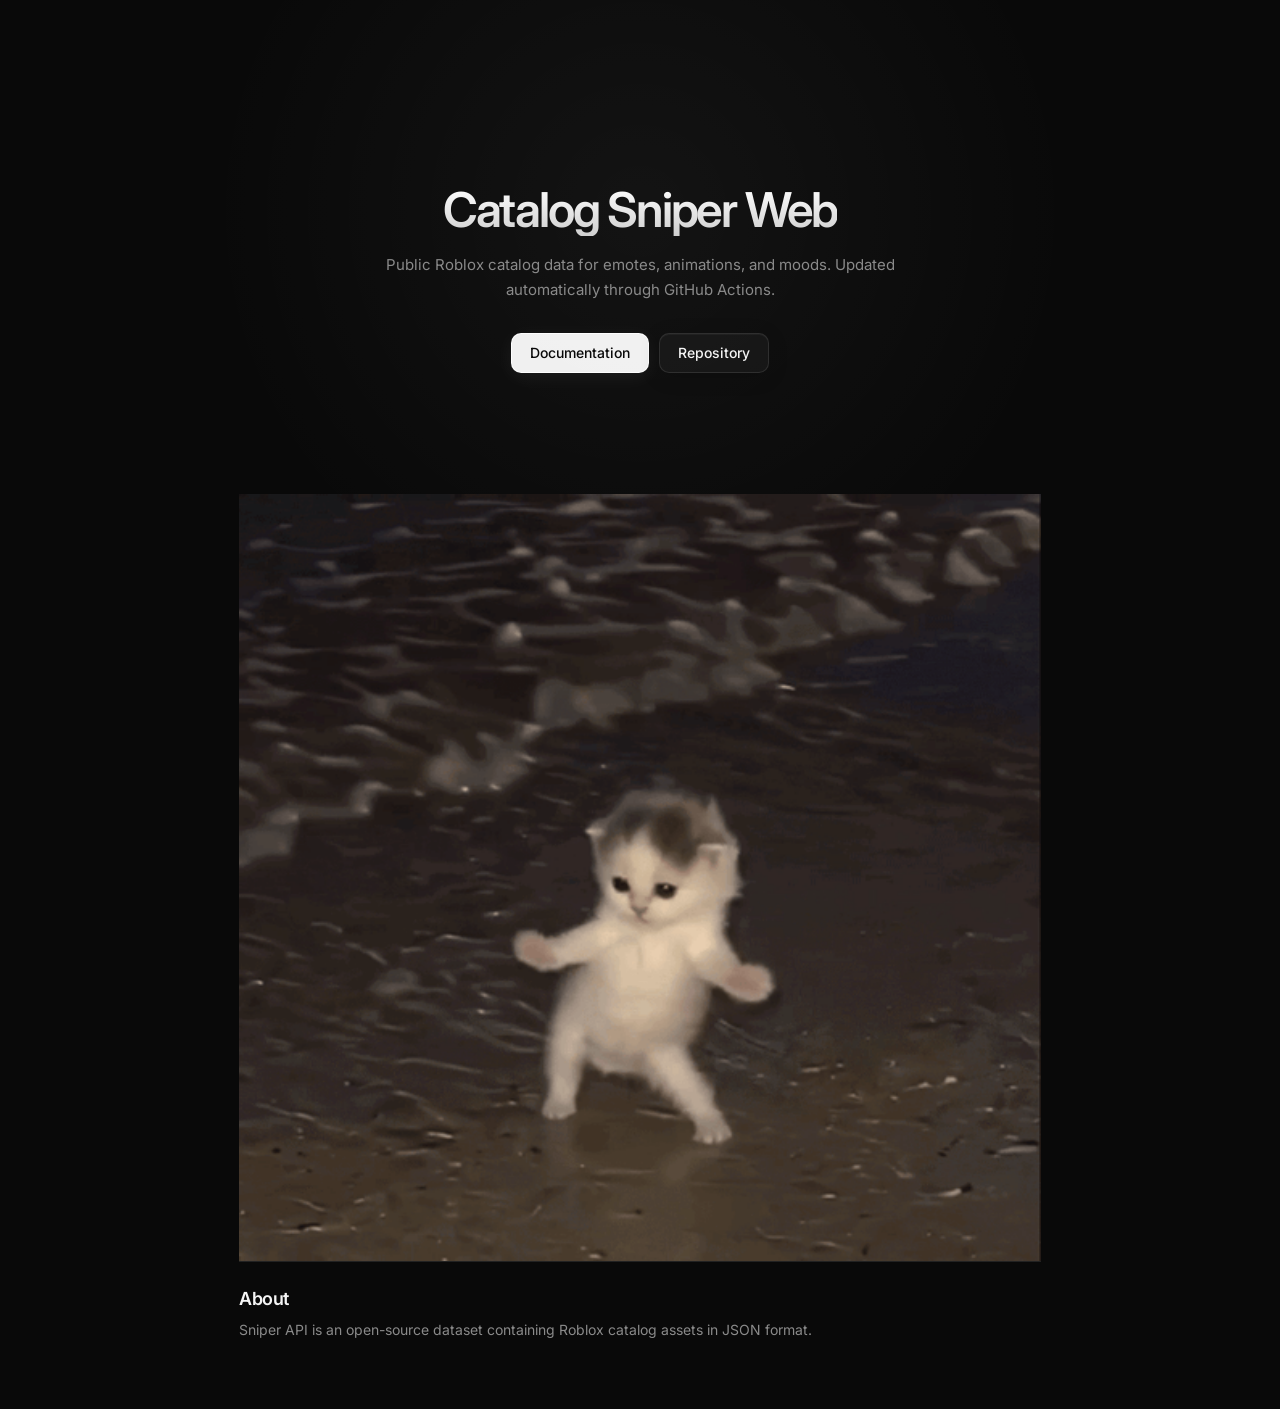
<file: public/index.html>
<!DOCTYPE html>
<html lang="en">
<head>
    <meta charset="UTF-8">
    <meta name="viewport" content="width=device-width, initial-scale=1.0">
    <title>Catalog Sniper</title>
    <link rel="stylesheet" href="style.css">
</head>
<body>
<div class="container">
    <header>
        <h1>Catalog Sniper Web</h1>
        <p>
            Public Roblox catalog data for emotes, animations, and moods.
            Updated automatically through GitHub Actions.
        </p>
        <div class="actions">
            <a class="button primary" href="/docs">Documentation</a>
            <a class="button" href="https://github.com/B4TM4N-0/catalog-sniper" target="_blank" rel="noopener noreferrer">Repository</a>
        </div>
    </header>
    <img src="cat-cat-dance.gif" alt="Dancing cat">
    <section class="info">
        <h2>About</h2>
        <p>
            Sniper API is an open-source dataset containing Roblox catalog
            assets in JSON format.
        </p>
    </section>
</div>
</body>
</html>
</file>
<file: public/style.css>
@import url('https://fonts.googleapis.com/css2?family=Inter:wght@400;500;600&family=JetBrains+Mono:wght@400;500&display=swap');

:root {
    --background: #090909;
    --foreground: #f5f5f5;
    --muted: #8a8a8a;
    --border: rgba(255, 255, 255, 0.1);
    --glass: rgba(255, 255, 255, 0.035);
    --glass-hover: rgba(255, 255, 255, 0.07);
}

* {
    box-sizing: border-box;
}

html {
    min-height: 100%;
    scroll-behavior: smooth;
}

body {
    margin: 0;
    min-height: 100vh;
    background: radial-gradient(circle at 50% 15%, rgba(255, 255, 255, 0.045), transparent 32%), var(--background);
    color: var(--foreground);
    font-family: Inter, sans-serif;
    display: flex;
    justify-content: center;
    -webkit-font-smoothing: antialiased;
}

.container {
    width: 100%;
    max-width: 850px;
    min-height: 100vh;
    padding: 64px 24px;
    display: flex;
    flex-direction: column;
}

header {
    min-height: 430px;
    display: flex;
    flex-direction: column;
    align-items: center;
    justify-content: center;
    text-align: center;
    animation: hero-in .7s ease both;
}

h1 {
    margin: 0 0 16px;
    font-size: 48px;
    font-weight: 600;
    letter-spacing: -2.2px;
    line-height: 1.05;
    background: linear-gradient(180deg, #ffffff 0%, #cfcfcf 100%);
    -webkit-background-clip: text;
    background-clip: text;
    color: transparent;
}

header p {
    max-width: 600px;
    margin: 0;
    color: var(--muted);
    font-size: 15px;
    line-height: 1.7;
}

.actions {
    display: flex;
    align-items: center;
    justify-content: center;
    gap: 10px;
    margin-top: 30px;
    animation: buttons-in .7s .1s ease both;
}

.button {
    position: relative;
    display: inline-flex;
    align-items: center;
    justify-content: center;
    height: 40px;
    padding: 0 18px;
    border: 1px solid var(--border);
    border-radius: 10px;
    background: var(--glass);
    color: var(--foreground);
    text-decoration: none;
    font-size: 14px;
    font-weight: 500;
    backdrop-filter: blur(12px);
    -webkit-backdrop-filter: blur(12px);
    box-shadow: inset 0 1px 0 rgba(255, 255, 255, 0.04), 0 4px 20px rgba(0, 0, 0, 0.15);
    transition: transform .2s ease, background-color .2s ease, border-color .2s ease, box-shadow .2s ease;
}

.button:hover {
    background: var(--glass-hover);
    border-color: rgba(255, 255, 255, 0.18);
    transform: translateY(-2px);
    box-shadow: inset 0 1px 0 rgba(255, 255, 255, 0.06), 0 8px 25px rgba(0, 0, 0, 0.25);
}

.button:active {
    transform: translateY(0);
}

.button.primary {
    background: rgba(255, 255, 255, 0.94);
    border-color: rgba(255, 255, 255, 0.9);
    color: #090909;
    box-shadow: 0 4px 20px rgba(255, 255, 255, 0.06);
}

.button.primary:hover {
    background: #ffffff;
    border-color: #ffffff;
    box-shadow: 0 8px 28px rgba(255, 255, 255, 0.1);
}

.info {
    margin-top: auto;
    padding: 26px 0 4px;
    border-top: 1px solid var(--border);
    animation: fade-in .8s .2s ease both;
}

.info h2 {
    margin: 0 0 10px;
    font-size: 18px;
    font-weight: 600;
    letter-spacing: -0.4px;
}

.info p {
    max-width: 650px;
    margin: 0;
    color: var(--muted);
    font-size: 14px;
    line-height: 1.6;
}



/* animating kwkwkw */

@keyframes hero-in {
    from {opacity: 0; transform: translateY(12px)}
    to {opacity: 1; transform: translateY(0)}
}

@keyframes buttons-in {
    from {opacity: 0; transform: translateY(8px)}
    to {opacity: 1; transform: translateY(0)}
}

@keyframes fade-in {
    from {opacity: 0}
    to {opacity: 1}
}

/* mobile sizing*/

@media (max-width: 600px) {
    .container {padding: 40px 20px;}

    header {min-height: 400px}
    h1 {font-size: 36px; letter-spacing: -1.6px}
    header p {font-size: 14px}
    
    .actions {width: 100%; max-width: 330px}
    .button {flex: 1}
    .info {padding-top: 22px}
}

@media (prefers-reduced-motion: reduce) {
    *,
    *::before,
    *::after {animation-duration: 0.01ms !important; animation-iteration-count: 1 !important; transition-duration: 0.01ms !important;
    }
}
</file>
